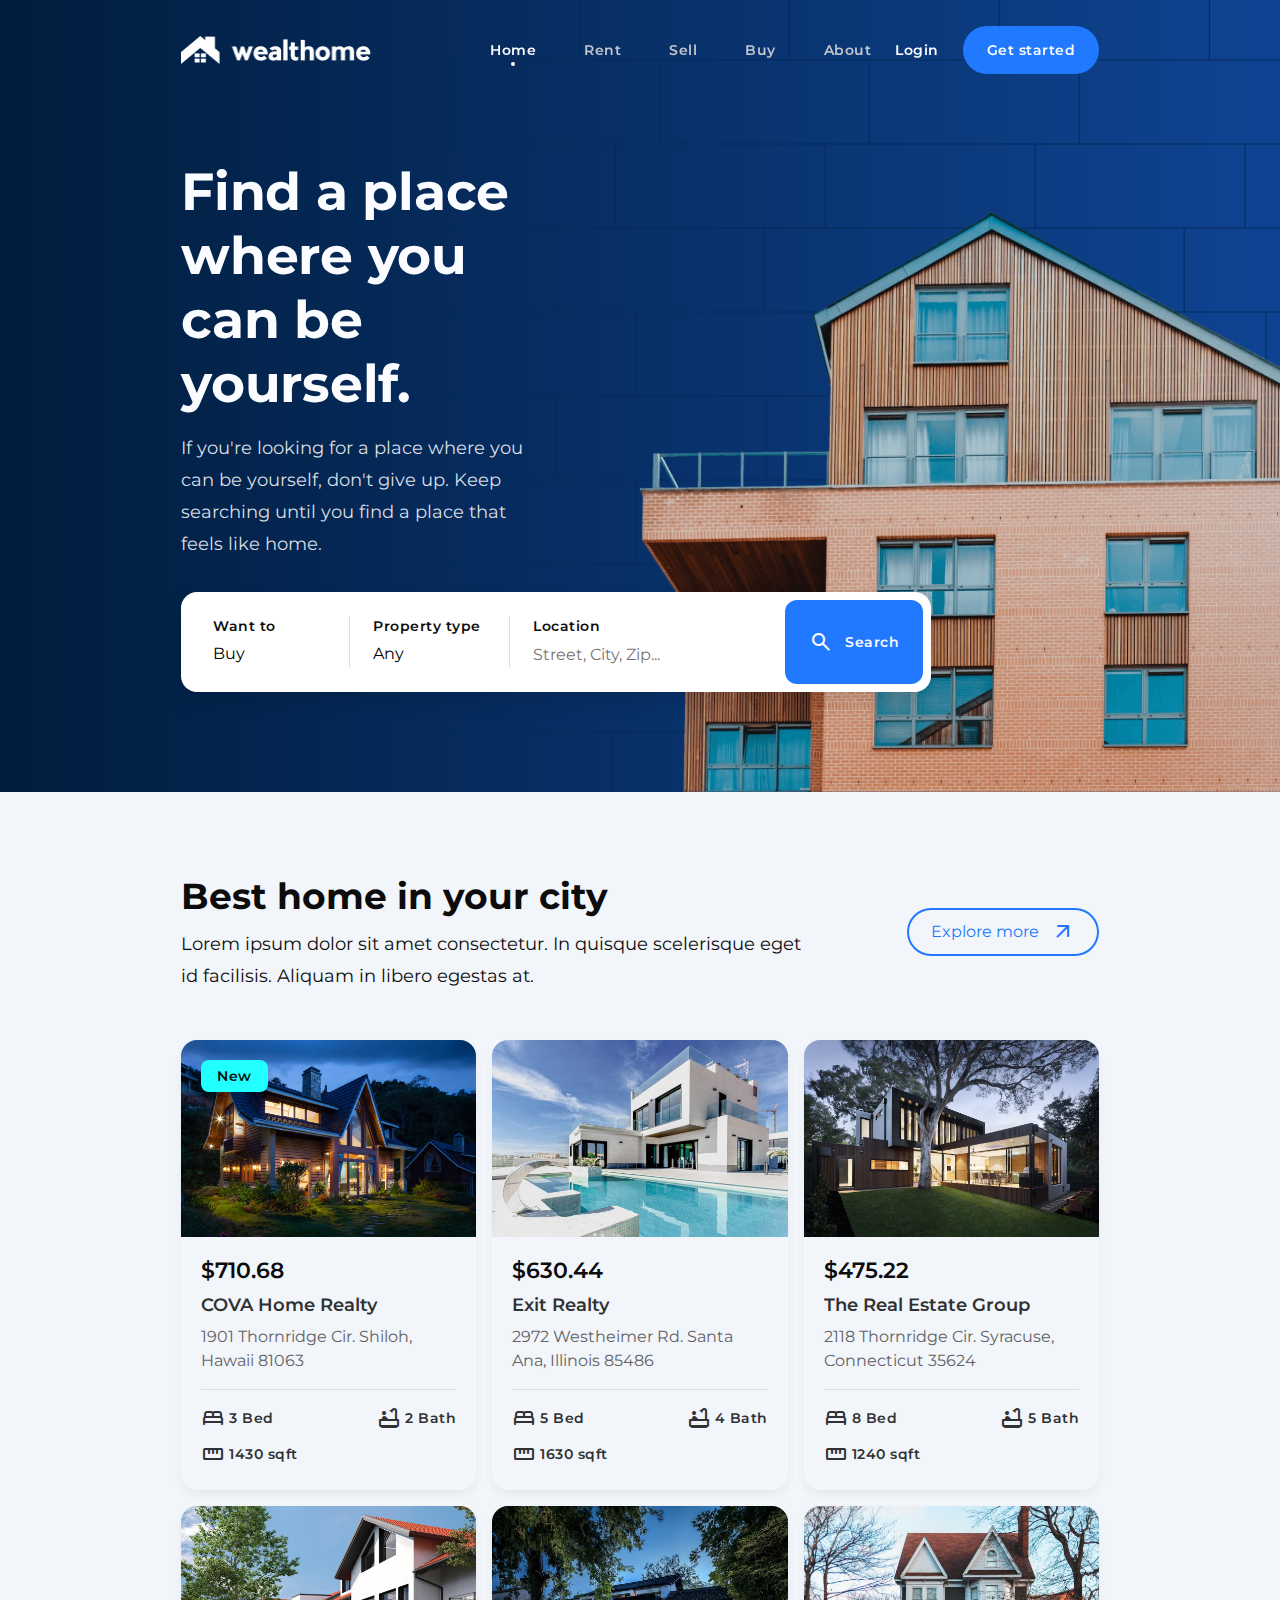
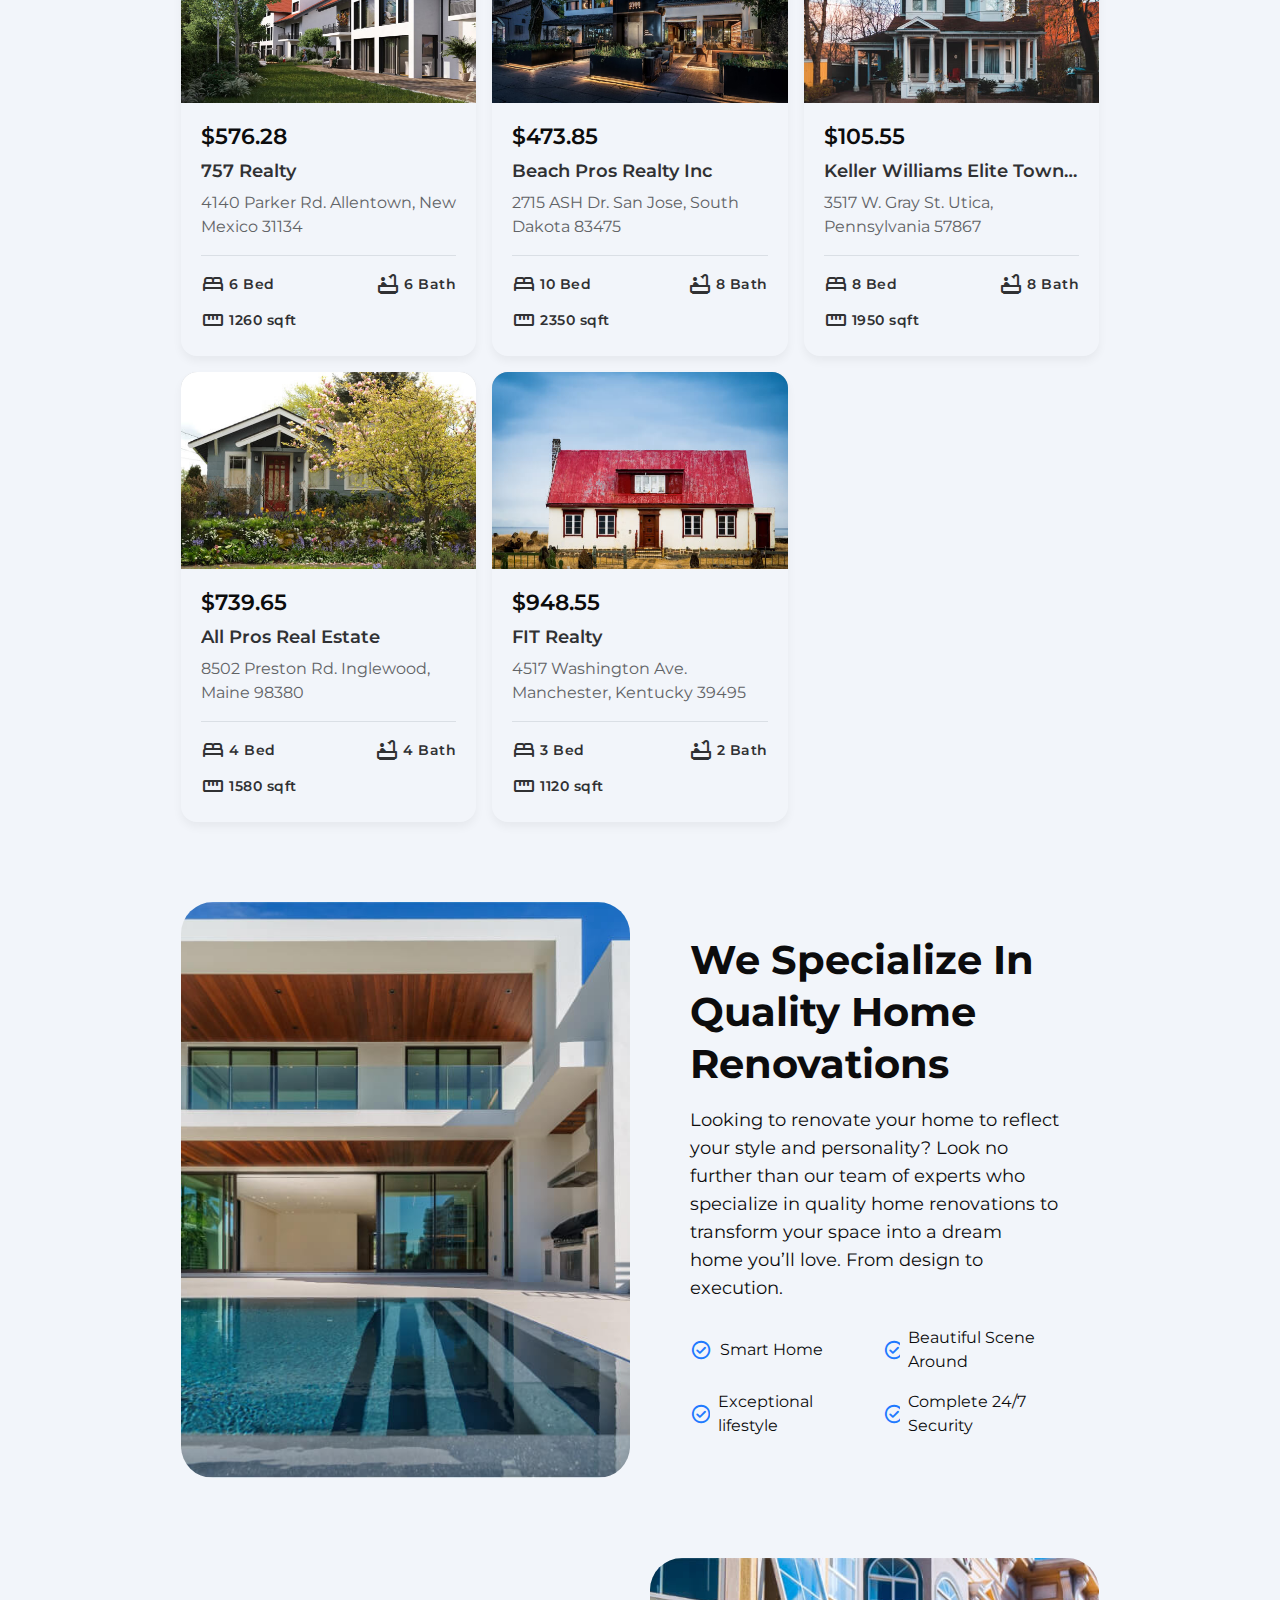
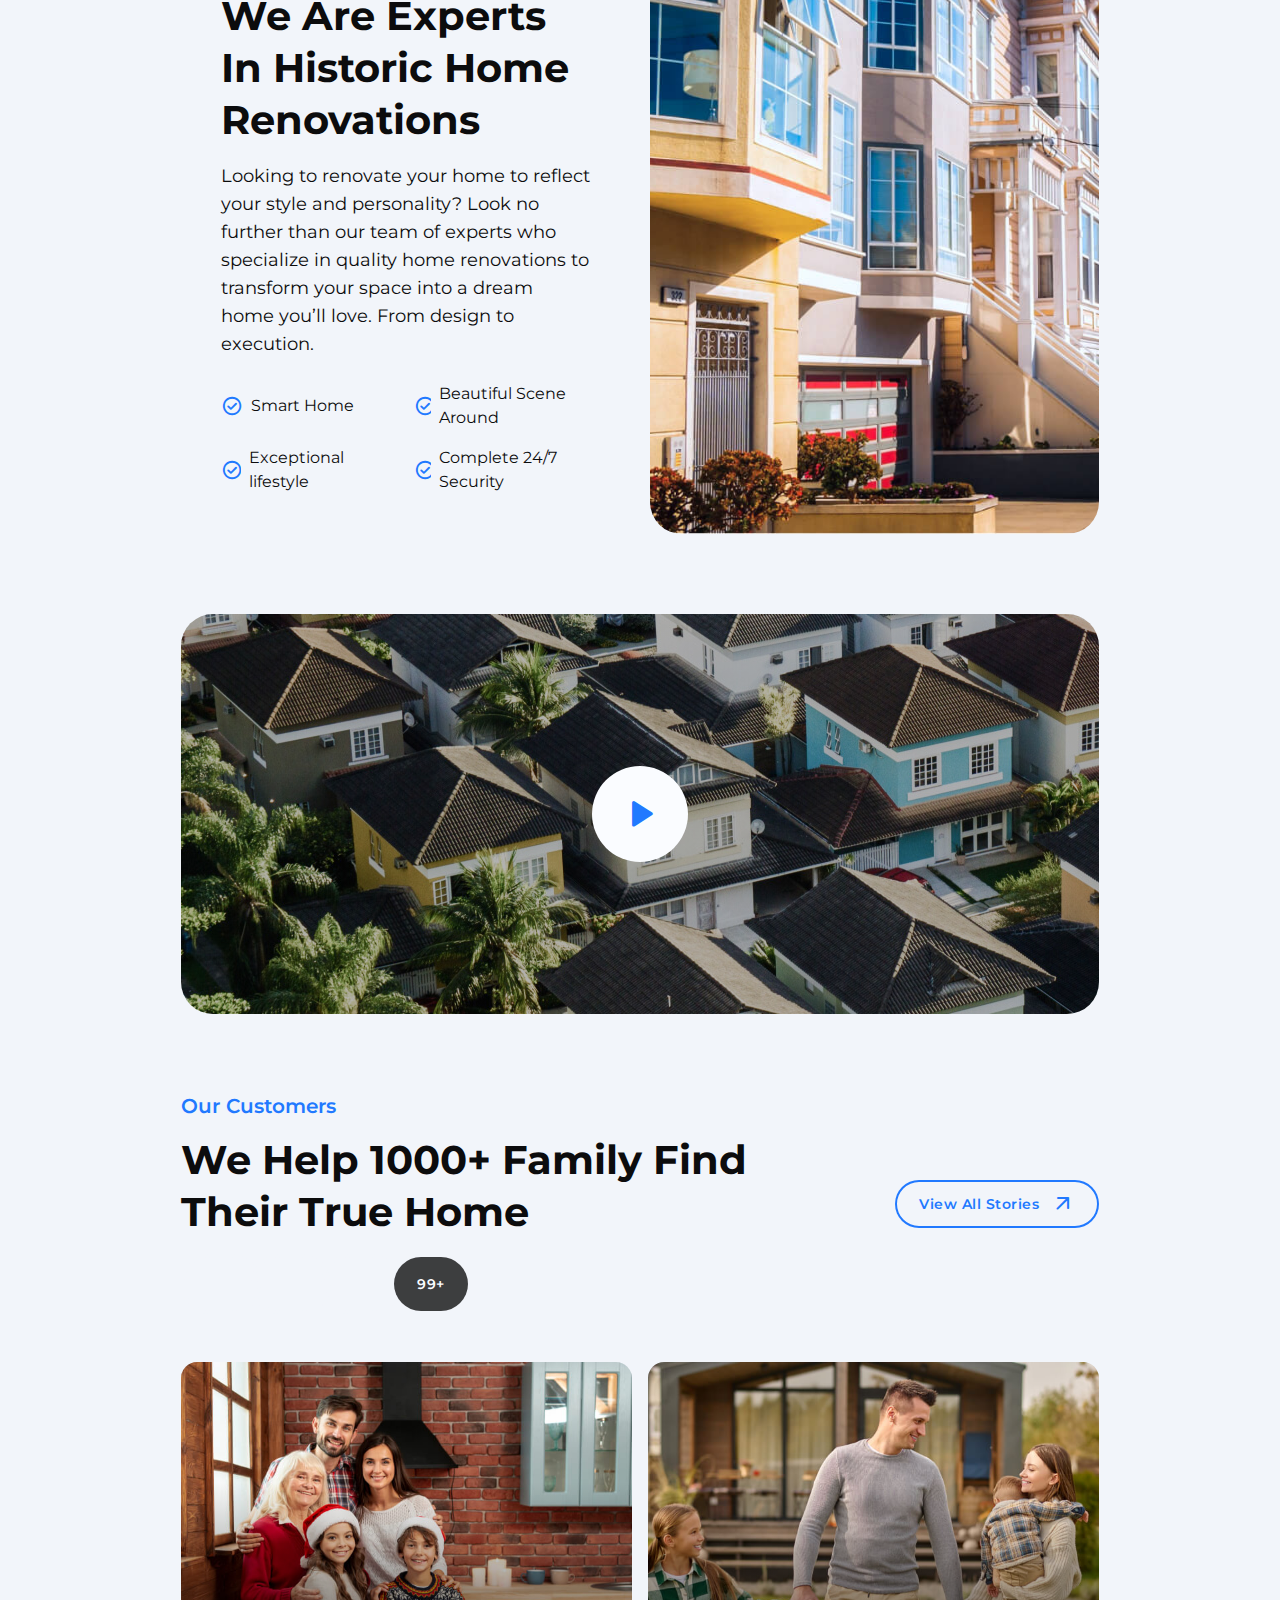
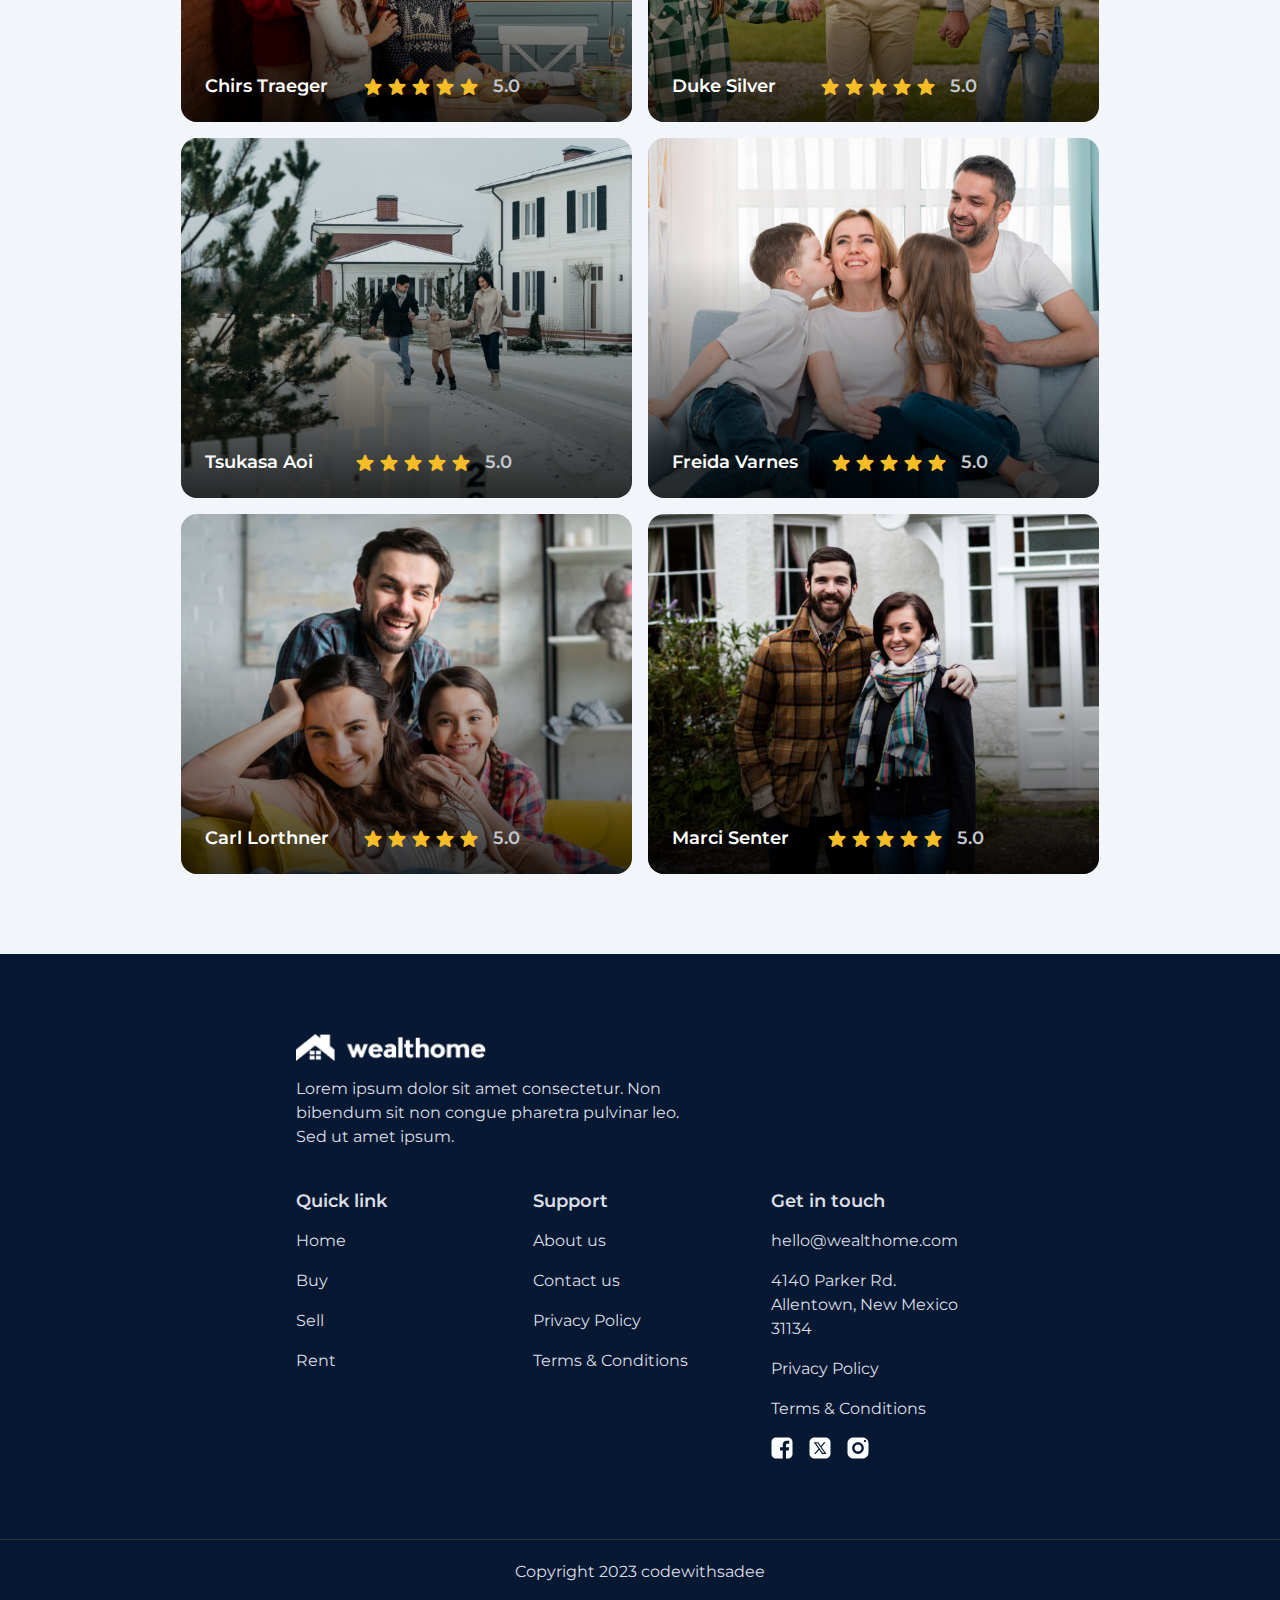
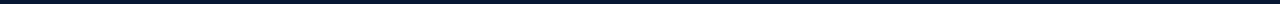
<file: second-project/Starter file - walthome/index.html>
<!DOCTYPE html>
<html lang="en">
  <head>
    <meta charset="UTF-8" />
    <meta name="viewport" content="width=device-width, initial-scale=1.0" />
    <!--
    primary meta tags
    -->
    <title>Wealthome</title>
    <meta name="title" content="Wealthome" />
    <meta
      name="description"
      content="This is a realestate website devloped by codewithsadee"
    />

    <!--
    favicon
    -->
    <link rel="shortcut icon" href="favicon.svg" type="image/svg+xml" />

    <!--
    Google Font Link
    -->
    <link rel="preconnect" href="https://fonts.googleapis.com" />
    <link rel="preconnect" href="https://fonts.gstatic.com" crossorigin />
    <link
      href="https://fonts.googleapis.com/css2?family=Montserrat:wght@400;600;700&display=swap"
      rel="stylesheet"
    />

    <!--
    Google Icon Link
    -->
    <link
      rel="stylesheet"
      href="https://fonts.googleapis.com/css2?family=Material+Symbols+Rounded:opsz,wght,FILL,GRAD@24,400,0,0"
    />

    <!--
    Custom Css link
    -->
    <link rel="stylesheet" href="./assets/css/style.css" />
    <!--
    custom Javascript link
    -->
    <script src="./assets/js/script.js" defer></script>

    <!--
    preload images
    -->
  </head>
  <body>
    <!--Header Section Starts-->
    <header class="header" data-header>
      <div class="container">
        <a href="#" class="logo">
          <img
            src="assets/images/logo.png"
            alt="Wealthome"
            width="190"
            height="28"
          />
        </a>

        <nav class="navbar" data-navbar>
          <ul class="navbar-list">
            <li>
              <a href="#" class="navbar-link label-medium active">Home</a>
            </li>

            <li>
              <a href="#" class="navbar-link label-medium">Rent</a>
            </li>

            <li>
              <a href="#" class="navbar-link label-medium">Sell</a>
            </li>

            <li>
              <a href="#" class="navbar-link label-medium">Buy</a>
            </li>

            <li>
              <a href="#" class="navbar-link label-medium">About</a>
            </li>
          </ul>

          <div class="navbar-wrapper">
            <a href="#" class="label-medium btn-link">Login</a>
            <a href="#" class="btn btn-fill label-medium">Get started</a>
          </div>
        </nav>

        <button
          class="nav-toggle-btn icon-btn"
          aria-label="toggle navbar"
          data-nav-toggler
        >
          <span class="material-symbols-rounded open" aria-hidden="true"
            >menu</span
          >
          <span class="material-symbols-rounded close" aria-hidden="true"
            >close</span
          >
        </button>
      </div>
    </header>
    <!--Header Section Ends-->

    <!--Main section starts-->
    <main>
      <article>
        <!--Hero section starts here-->
        <section class="hero">
          <div class="container">
            <div class="hero-content">
              <h1 class="headline-large hero-title">
                Find a place where you can be yourself.
              </h1>
              <p class="body-large hero-text">
                If you're looking for a place where you can be yourself, don't
                give up. Keep searching until you find a place that feels like
                home.
              </p>
              <form action="./" class="search-bar" method="get">
                <label class="search-item">
                  <span class="label-medium label">Want to</span>
                  <select name="want-to" class="search-item-field body-medium">
                    <option value="buy" selected>Buy</option>
                    <option value="sell">Sell</option>
                    <option value="rent">Rent</option>
                  </select>
                  <span class="material-symbols-rounded" aria-hidden="true"
                    >real_estate_agent</span
                  >
                </label>

                <label class="search-item">
                  <span class="label-medium label">Property type</span>
                  <select
                    name="property-type"
                    class="search-item-field body-medium"
                  >
                    <option value="any" selected>Any</option>
                    <option value="houses">Houses</option>
                    <option value="apartments">Apartments</option>
                    <option value="villa">Villa</option>
                    <option value="townhome">Townhome</option>
                    <option value="bunglow">Bunglow</option>
                    <option value="loft">Loft</option>
                  </select>
                  <span class="material-symbols-rounded" aria-hidden="true"
                    >gite</span
                  >
                </label>

                <label class="search-item">
                  <span class="label-medium label">Location</span>
                  <input
                    type="text"
                    name="location"
                    placeholder="Street, City, Zip..."
                    class="search-item-field body-medium"
                  />
                  <span class="material-symbols-rounded" aria-hidden="true"
                    >location_on</span
                  >
                </label>

                <button type="submit" class="search-btn">
                  <span class="material-symbols-rounded" aria-hidden="true"
                    >search</span
                  >
                  <span class="label-medium">Search</span>
                </button>
              </form>
            </div>

            <img
              src="./assets/images/hero.png"
              role="presentation"
              width="816"
              height="659"
              class="hero-banner"
            />
            <img
              src="./assets/images/bg-pattern.png"
              height="840"
              width="1240"
              role="presentation"
              class="bg-pattern"
            />
          </div>
        </section>
        <!--Hero section ends here-->

        <!--Property Section starts here-->
        <section class="section property" aria-labelledby="property-label">
          <div class="container">
            <div class="title-wrapper">
              <div>
                <h2 class="section-title headline-small">
                  Best home in your city
                </h2>
                <p class="section-text body-large">
                  Lorem ipsum dolor sit amet consectetur. In quisque scelerisque
                  eget id facilisis. Aliquam in libero egestas at.
                </p>
              </div>
              <a href="#" class="btn btn-outline"
                >Explore more
                <span class="material-symbols-rounded" aria-hidden="true"
                  >arrow_outward</span
                >
              </a>
            </div>
            <div class="property-list">
              <div class="card">
                <div class="card-banner">
                  <figure
                    class="img-holder"
                    style="--width: 585; --height: 390"
                  >
                    <img
                      src="assets/images/property-1.jpg"
                      alt="COVA Home Realty"
                      class="img-cover"
                      width="585"
                      height="390"
                    />
                  </figure>
                  <span class="badge label-medium">New</span>
                  <button
                    class="icon-btn fav-btn"
                    aria-label="add to favorite"
                    data-toggle-btn
                  >
                    <span class="material-symbols-rounded" aria-hidden="true"
                      >favorite</span
                    >
                  </button>
                </div>

                <div class="card-content">
                  <span class="title-large">$710.68</span>
                  <h3>
                    <a href="#" class="title-small card-title"
                      >COVA Home Realty</a
                    >
                  </h3>
                  <address class="body-medium card-text">
                    1901 Thornridge Cir. Shiloh, Hawaii 81063
                  </address>

                  <div class="card-meta-list">
                    <div class="meta-item">
                      <span
                        class="material-symbols-rounded meta-icon"
                        aria-hidden="true"
                        >bed</span
                      >
                      <span class="meta-text label-medium">3 Bed </span>
                    </div>

                    <div class="meta-item">
                      <span
                        class="material-symbols-rounded meta-icon"
                        aria-hidden="true"
                        >bathtub</span
                      >

                      <span class="meta-text label-medium">2 Bath </span>
                    </div>

                    <div class="meta-item">
                      <span
                        class="material-symbols-rounded meta-icon"
                        aria-hidden="true"
                        >straighten</span
                      >

                      <span class="meta-text label-medium">1430 sqft </span>
                    </div>
                  </div>
                </div>
              </div>

              <div class="card">
                <div class="card-banner">
                  <figure
                    class="img-holder"
                    style="--width: 585; --height: 390"
                  >
                    <img
                      src="assets/images/property-2.jpg"
                      alt="Exit Realty"
                      class="img-cover"
                      width="585"
                      height="390"
                    />
                  </figure>

                  <button
                    class="icon-btn fav-btn"
                    aria-label="add to favorite"
                    data-toggle-btn
                  >
                    <span class="material-symbols-rounded" aria-hidden="true"
                      >favorite</span
                    >
                  </button>
                </div>

                <div class="card-content">
                  <span class="title-large">$630.44 </span>
                  <h3>
                    <a href="#" class="title-small card-title">Exit Realty</a>
                  </h3>
                  <address class="body-medium card-text">
                    2972 Westheimer Rd. Santa Ana, Illinois 85486
                  </address>

                  <div class="card-meta-list">
                    <div class="meta-item">
                      <span
                        class="material-symbols-rounded meta-icon"
                        aria-hidden="true"
                        >bed</span
                      >
                      <span class="meta-text label-medium">5 Bed </span>
                    </div>

                    <div class="meta-item">
                      <span
                        class="material-symbols-rounded meta-icon"
                        aria-hidden="true"
                        >bathtub</span
                      >

                      <span class="meta-text label-medium">4 Bath </span>
                    </div>

                    <div class="meta-item">
                      <span
                        class="material-symbols-rounded meta-icon"
                        aria-hidden="true"
                        >straighten</span
                      >

                      <span class="meta-text label-medium">1630 sqft </span>
                    </div>
                  </div>
                </div>
              </div>

              <div class="card">
                <div class="card-banner">
                  <figure
                    class="img-holder"
                    style="--width: 585; --height: 390"
                  >
                    <img
                      src="assets/images/property-3.jpg"
                      alt="The Real Estate Group"
                      class="img-cover"
                      width="585"
                      height="390"
                    />
                  </figure>

                  <button
                    class="icon-btn fav-btn"
                    aria-label="add to favorite"
                    data-toggle-btn
                  >
                    <span class="material-symbols-rounded" aria-hidden="true"
                      >favorite</span
                    >
                  </button>
                </div>

                <div class="card-content">
                  <span class="title-large">$475.22 </span>
                  <h3>
                    <a href="#" class="title-small card-title"
                      >The Real Estate Group</a
                    >
                  </h3>
                  <address class="body-medium card-text">
                    2118 Thornridge Cir. Syracuse, Connecticut 35624
                  </address>

                  <div class="card-meta-list">
                    <div class="meta-item">
                      <span
                        class="material-symbols-rounded meta-icon"
                        aria-hidden="true"
                        >bed</span
                      >
                      <span class="meta-text label-medium">8 Bed </span>
                    </div>

                    <div class="meta-item">
                      <span
                        class="material-symbols-rounded meta-icon"
                        aria-hidden="true"
                        >bathtub</span
                      >

                      <span class="meta-text label-medium">5 Bath </span>
                    </div>

                    <div class="meta-item">
                      <span
                        class="material-symbols-rounded meta-icon"
                        aria-hidden="true"
                        >straighten</span
                      >

                      <span class="meta-text label-medium">1240 sqft </span>
                    </div>
                  </div>
                </div>
              </div>

              <div class="card">
                <div class="card-banner">
                  <figure
                    class="img-holder"
                    style="--width: 585; --height: 390"
                  >
                    <img
                      src="assets/images/property-4.jpg"
                      alt="757 Realty"
                      class="img-cover"
                      width="585"
                      height="390"
                    />
                  </figure>

                  <button
                    class="icon-btn fav-btn"
                    aria-label="add to favorite"
                    data-toggle-btn
                  >
                    <span class="material-symbols-rounded" aria-hidden="true"
                      >favorite</span
                    >
                  </button>
                </div>

                <div class="card-content">
                  <span class="title-large">$576.28 </span>
                  <h3>
                    <a href="#" class="title-small card-title">757 Realty</a>
                  </h3>
                  <address class="body-medium card-text">
                    4140 Parker Rd. Allentown, New Mexico 31134
                  </address>

                  <div class="card-meta-list">
                    <div class="meta-item">
                      <span
                        class="material-symbols-rounded meta-icon"
                        aria-hidden="true"
                        >bed</span
                      >
                      <span class="meta-text label-medium">6 Bed </span>
                    </div>

                    <div class="meta-item">
                      <span
                        class="material-symbols-rounded meta-icon"
                        aria-hidden="true"
                        >bathtub</span
                      >

                      <span class="meta-text label-medium">6 Bath </span>
                    </div>

                    <div class="meta-item">
                      <span
                        class="material-symbols-rounded meta-icon"
                        aria-hidden="true"
                        >straighten</span
                      >

                      <span class="meta-text label-medium">1260 sqft </span>
                    </div>
                  </div>
                </div>
              </div>

              <div class="card">
                <div class="card-banner">
                  <figure
                    class="img-holder"
                    style="--width: 585; --height: 390"
                  >
                    <img
                      src="assets/images/property-5.jpg"
                      alt="Beach Pros Realty Inc"
                      class="img-cover"
                      width="585"
                      height="390"
                    />
                  </figure>

                  <button
                    class="icon-btn fav-btn"
                    aria-label="add to favorite"
                    data-toggle-btn
                  >
                    <span class="material-symbols-rounded" aria-hidden="true"
                      >favorite</span
                    >
                  </button>
                </div>

                <div class="card-content">
                  <span class="title-large">$473.85</span>
                  <h3>
                    <a href="#" class="title-small card-title"
                      >Beach Pros Realty Inc</a
                    >
                  </h3>
                  <address class="body-medium card-text">
                    2715 ASH Dr. San Jose, South Dakota 83475
                  </address>

                  <div class="card-meta-list">
                    <div class="meta-item">
                      <span
                        class="material-symbols-rounded meta-icon"
                        aria-hidden="true"
                        >bed</span
                      >
                      <span class="meta-text label-medium">10 Bed</span>
                    </div>

                    <div class="meta-item">
                      <span
                        class="material-symbols-rounded meta-icon"
                        aria-hidden="true"
                        >bathtub</span
                      >

                      <span class="meta-text label-medium">8 Bath </span>
                    </div>

                    <div class="meta-item">
                      <span
                        class="material-symbols-rounded meta-icon"
                        aria-hidden="true"
                        >straighten</span
                      >

                      <span class="meta-text label-medium">2350 sqft</span>
                    </div>
                  </div>
                </div>
              </div>

              <div class="card">
                <div class="card-banner">
                  <figure
                    class="img-holder"
                    style="--width: 585; --height: 390"
                  >
                    <img
                      src="assets/images/property-6.jpg"
                      alt="Keller Williams Elite Town Center"
                      class="img-cover"
                      width="585"
                      height="390"
                    />
                  </figure>

                  <button
                    class="icon-btn fav-btn"
                    aria-label="add to favorite"
                    data-toggle-btn
                  >
                    <span class="material-symbols-rounded" aria-hidden="true"
                      >favorite</span
                    >
                  </button>
                </div>

                <div class="card-content">
                  <span class="title-large">$105.55</span>
                  <h3>
                    <a href="#" class="title-small card-title"
                      >Keller Williams Elite Town Center
                    </a>
                  </h3>
                  <address class="body-medium card-text">
                    3517 W. Gray St. Utica, Pennsylvania 57867
                  </address>

                  <div class="card-meta-list">
                    <div class="meta-item">
                      <span
                        class="material-symbols-rounded meta-icon"
                        aria-hidden="true"
                        >bed</span
                      >
                      <span class="meta-text label-medium">8 Bed </span>
                    </div>

                    <div class="meta-item">
                      <span
                        class="material-symbols-rounded meta-icon"
                        aria-hidden="true"
                        >bathtub</span
                      >

                      <span class="meta-text label-medium">8 Bath </span>
                    </div>

                    <div class="meta-item">
                      <span
                        class="material-symbols-rounded meta-icon"
                        aria-hidden="true"
                        >straighten</span
                      >

                      <span class="meta-text label-medium">1950 sqft </span>
                    </div>
                  </div>
                </div>
              </div>

              <div class="card">
                <div class="card-banner">
                  <figure
                    class="img-holder"
                    style="--width: 585; --height: 390"
                  >
                    <img
                      src="assets/images/property-7.jpg"
                      alt="All Pros Real Estate"
                      class="img-cover"
                      width="585"
                      height="390"
                    />
                  </figure>

                  <button
                    class="icon-btn fav-btn"
                    data-toggle-btn
                    aria-label="add to favorite"
                  >
                    <span class="material-symbols-rounded" aria-hidden="true"
                      >favorite</span
                    >
                  </button>
                </div>

                <div class="card-content">
                  <span class="title-large">$739.65 </span>
                  <h3>
                    <a href="#" class="title-small card-title"
                      >All Pros Real Estate
                    </a>
                  </h3>
                  <address class="body-medium card-text">
                    8502 Preston Rd. Inglewood, Maine 98380
                  </address>

                  <div class="card-meta-list">
                    <div class="meta-item">
                      <span
                        class="material-symbols-rounded meta-icon"
                        aria-hidden="true"
                        >bed</span
                      >
                      <span class="meta-text label-medium">4 Bed </span>
                    </div>

                    <div class="meta-item">
                      <span
                        class="material-symbols-rounded meta-icon"
                        aria-hidden="true"
                        >bathtub</span
                      >

                      <span class="meta-text label-medium">4 Bath</span>
                    </div>

                    <div class="meta-item">
                      <span
                        class="material-symbols-rounded meta-icon"
                        aria-hidden="true"
                        >straighten</span
                      >

                      <span class="meta-text label-medium">1580 sqft </span>
                    </div>
                  </div>
                </div>
              </div>

              <div class="card">
                <div class="card-banner">
                  <figure
                    class="img-holder"
                    style="--width: 585; --height: 390"
                  >
                    <img
                      src="assets/images/property-8.jpg"
                      alt="FIT Realty"
                      class="img-cover"
                      width="585"
                      height="390"
                    />
                  </figure>

                  <button
                    class="icon-btn fav-btn active"
                    data-toggle-btn
                    aria-label="add to favorite"
                  >
                    <span class="material-symbols-rounded" aria-hidden="true"
                      >favorite</span
                    >
                  </button>
                </div>

                <div class="card-content">
                  <span class="title-large">$948.55 </span>
                  <h3>
                    <a href="#" class="title-small card-title">FIT Realty </a>
                  </h3>
                  <address class="body-medium card-text">
                    4517 Washington Ave. Manchester, Kentucky 39495
                  </address>

                  <div class="card-meta-list">
                    <div class="meta-item">
                      <span
                        class="material-symbols-rounded meta-icon"
                        aria-hidden="true"
                        >bed</span
                      >
                      <span class="meta-text label-medium">3 Bed </span>
                    </div>

                    <div class="meta-item">
                      <span
                        class="material-symbols-rounded meta-icon"
                        aria-hidden="true"
                        >bathtub</span
                      >

                      <span class="meta-text label-medium">2 Bath </span>
                    </div>

                    <div class="meta-item">
                      <span
                        class="material-symbols-rounded meta-icon"
                        aria-hidden="true"
                        >straighten</span
                      >

                      <span class="meta-text label-medium">1120 sqft </span>
                    </div>
                  </div>
                </div>
              </div>
            </div>
          </div>
        </section>
        <!--Property section ends here-->

        <!--Feature section starts here-->
        <section class="section feature" aria-labelledby="feature-label">
          <div class="container">
            <figure class="feature-banner">
              <img
                src="assets/images/feature-banner-1.jpg"
                width="1020"
                height="690"
                loading="lazy"
                class="img-cover"
                alt="feature banner"
              />
            </figure>
            <div class="feature-content">
              <h2 class="headline-medium" id="feature-label">
                We Specialize In Quality Home Renovations
              </h2>
              <p class="body-large feature-text">
                Looking to renovate your home to reflect your style and
                personality? Look no further than our team of experts who
                specialize in quality home renovations to transform your space
                into a dream home you’ll love. From design to execution.
              </p>
              <ul class="feature-list">
                <li class="feature-item">
                  <span
                    class="material-symbols-rounded feature-icon"
                    aria-hidden="true"
                    >check_circle</span
                  >
                  <span class="body-medium">Smart Home </span>
                </li>

                <li class="feature-item">
                  <span
                    class="material-symbols-rounded feature-icon"
                    aria-hidden="true"
                    >check_circle</span
                  >
                  <span class="body-medium">Beautiful Scene Around</span>
                </li>

                <li class="feature-item">
                  <span
                    class="material-symbols-rounded feature-icon"
                    aria-hidden="true"
                    >check_circle</span
                  >
                  <span class="body-medium">Exceptional lifestyle</span>
                </li>

                <li class="feature-item">
                  <span
                    class="material-symbols-rounded feature-icon"
                    aria-hidden="true"
                    >check_circle</span
                  >
                  <span class="body-medium">Complete 24/7 Security</span>
                </li>
              </ul>
            </div>
          </div>
        </section>

        <section
          class="section feature feature-2"
          aria-labelledby="feature-label-2"
        >
          <div class="container">
            <figure class="feature-banner">
              <img
                src="assets/images/feature-banner-2.jpg"
                width="1020"
                height="690"
                loading="lazy"
                class="img-cover"
                alt="feature banner"
              />
            </figure>
            <div class="feature-content">
              <h2 class="headline-medium" id="feature-label-2">
                We Are Experts In Historic Home Renovations
              </h2>
              <p class="body-large feature-text">
                Looking to renovate your home to reflect your style and
                personality? Look no further than our team of experts who
                specialize in quality home renovations to transform your space
                into a dream home you’ll love. From design to execution.
              </p>
              <ul class="feature-list">
                <li class="feature-item">
                  <span
                    class="material-symbols-rounded feature-icon"
                    aria-hidden="true"
                    >check_circle</span
                  >
                  <span class="body-medium">Smart Home </span>
                </li>

                <li class="feature-item">
                  <span
                    class="material-symbols-rounded feature-icon"
                    aria-hidden="true"
                    >check_circle</span
                  >
                  <span class="body-medium">Beautiful Scene Around</span>
                </li>

                <li class="feature-item">
                  <span
                    class="material-symbols-rounded feature-icon"
                    aria-hidden="true"
                    >check_circle</span
                  >
                  <span class="body-medium">Exceptional lifestyle</span>
                </li>

                <li class="feature-item">
                  <span
                    class="material-symbols-rounded feature-icon"
                    aria-hidden="true"
                    >check_circle</span
                  >
                  <span class="body-medium">Complete 24/7 Security</span>
                </li>
              </ul>
            </div>
          </div>
        </section>
        <!--Feature section ends here-->

        <!--Video section starts here-->
        <section class="section video">
          <div class="container">
            <div class="video-card">
              <button class="play-btn" aria-label="play video">
                <span class="material-symbols-rounded" aria-hidden="true"
                  >play_arrow</span
                >
              </button>
            </div>
          </div>
        </section>
        <!--Video section ends here-->

        <!--Story section starts here-->
        <section class="section story">
          <div class="container">
            <div class="title-wrapper">
              <div>
                <p class="section-subtitle title-medium">Our Customers</p>

                <h2 class="section-title headline-medium">
                  We Help 1000+ Family Find Their True Home
                </h2>

                <ul class="avatar-list">
                  <li class="avatar">
                    <img
                      src="assets/images/avatar-1.jpg"
                      width="120"
                      height="80"
                      loading="lazy"
                      alt="John Smith"
                      class="img-cover"
                    />
                  </li>

                  <li class="avatar">
                    <img
                      src="assets/images/avatar-2.jpg"
                      width="120"
                      height="80"
                      loading="lazy"
                      alt="Jane Smith"
                      class="img-cover"
                    />
                  </li>

                  <li class="avatar">
                    <img
                      src="assets/images/avatar-3.jpg"
                      width="120"
                      height="80"
                      loading="lazy"
                      alt="Jane Smith"
                      class="img-cover"
                    />
                  </li>

                  <li class="avatar">
                    <img
                      src="assets/images/avatar-4.jpg"
                      width="120"
                      height="80"
                      loading="lazy"
                      alt="Jane Smith"
                      class="img-cover"
                    />

                    <div class="overlay-content">
                      <span class="label-medium">99+</span>
                    </div>
                  </li>
                </ul>
              </div>

              <a href="#" class="btn btn-outline">
                <span class="label-medium">View All Stories </span>

                <span class="material-symbols-rounded" aria-hidden="true"
                  >arrow_outward</span
                >
              </a>
            </div>

            <ul class="story-list">
              <li
                class="story-card story-card-1"
                style="background-image: url(./assets/images/story-1.jpg)"
              >
                <a href="#" class="overlay-content">
                  <h3 class="title-small">Chirs Traeger</h3>

                  <div class="rating-wrapper">
                    <span class="material-symbols-rounded" aria-hidden="true"
                      >star</span
                    >
                    <span class="material-symbols-rounded" aria-hidden="true"
                      >star</span
                    >
                    <span class="material-symbols-rounded" aria-hidden="true"
                      >star</span
                    >
                    <span class="material-symbols-rounded" aria-hidden="true"
                      >star</span
                    >
                    <span class="material-symbols-rounded" aria-hidden="true"
                      >star</span
                    >

                    <data value="5" class="title-small rating-text">5.0</data>
                  </div>

                  <figure class="card-avatar">
                    <img
                      src="assets/images/story-avatar-1.jpg"
                      alt="Chris Traeger
                    "
                      class="img-cover"
                      loading="lazy"
                      width="56"
                      height="56"
                    />
                  </figure>
                </a>
              </li>

              <li
                class="story-card story-card-2"
                style="background-image: url(./assets/images/story-2.jpg)"
              >
                <a href="#" class="overlay-content">
                  <h3 class="title-small">Duke Silver</h3>

                  <div class="rating-wrapper">
                    <span class="material-symbols-rounded" aria-hidden="true"
                      >star</span
                    >
                    <span class="material-symbols-rounded" aria-hidden="true"
                      >star</span
                    >
                    <span class="material-symbols-rounded" aria-hidden="true"
                      >star</span
                    >
                    <span class="material-symbols-rounded" aria-hidden="true"
                      >star</span
                    >
                    <span class="material-symbols-rounded" aria-hidden="true"
                      >star</span
                    >

                    <data value="5" class="title-small rating-text">5.0</data>
                  </div>

                  <figure class="card-avatar">
                    <img
                      src="assets/images/story-avatar-2.jpg"
                      alt="Duke Silver
                    "
                      class="img-cover"
                      loading="lazy"
                      width="56"
                      height="56"
                    />
                  </figure>
                </a>
              </li>

              <li
                class="story-card story-card-3"
                style="background-image: url(./assets/images/story-3.jpg)"
              >
                <a href="#" class="overlay-content">
                  <h3 class="title-small">Tsukasa Aoi</h3>

                  <div class="rating-wrapper">
                    <span class="material-symbols-rounded" aria-hidden="true"
                      >star</span
                    >
                    <span class="material-symbols-rounded" aria-hidden="true"
                      >star</span
                    >
                    <span class="material-symbols-rounded" aria-hidden="true"
                      >star</span
                    >
                    <span class="material-symbols-rounded" aria-hidden="true"
                      >star</span
                    >
                    <span class="material-symbols-rounded" aria-hidden="true"
                      >star</span
                    >

                    <data value="5" class="title-small rating-text">5.0</data>
                  </div>

                  <figure class="card-avatar">
                    <img
                      src="assets/images/story-avatar-3.jpg"
                      alt="Tsukasa Aoi

                    "
                      class="img-cover"
                      loading="lazy"
                      width="56"
                      height="56"
                    />
                  </figure>
                </a>
              </li>

              <li
                class="story-card story-card-4"
                style="background-image: url(./assets/images/story-4.jpg)"
              >
                <a href="#" class="overlay-content">
                  <h3 class="title-small">Freida Varnes</h3>

                  <div class="rating-wrapper">
                    <span class="material-symbols-rounded" aria-hidden="true"
                      >star</span
                    >
                    <span class="material-symbols-rounded" aria-hidden="true"
                      >star</span
                    >
                    <span class="material-symbols-rounded" aria-hidden="true"
                      >star</span
                    >
                    <span class="material-symbols-rounded" aria-hidden="true"
                      >star</span
                    >
                    <span class="material-symbols-rounded" aria-hidden="true"
                      >star</span
                    >

                    <data value="5" class="title-small rating-text">5.0</data>
                  </div>

                  <figure class="card-avatar">
                    <img
                      src="assets/images/story-avatar-4.jpg"
                      alt="Freida Varnes"
                      class="img-cover"
                      loading="lazy"
                      width="56"
                      height="56"
                    />
                  </figure>
                </a>
              </li>

              <li
                class="story-card story-card-5"
                style="background-image: url(./assets/images/story-5.jpg)"
              >
                <a href="#" class="overlay-content">
                  <h3 class="title-small">Carl Lorthner</h3>

                  <div class="rating-wrapper">
                    <span class="material-symbols-rounded" aria-hidden="true"
                      >star</span
                    >
                    <span class="material-symbols-rounded" aria-hidden="true"
                      >star</span
                    >
                    <span class="material-symbols-rounded" aria-hidden="true"
                      >star</span
                    >
                    <span class="material-symbols-rounded" aria-hidden="true"
                      >star</span
                    >
                    <span class="material-symbols-rounded" aria-hidden="true"
                      >star</span
                    >

                    <data value="5" class="title-small rating-text">5.0</data>
                  </div>

                  <figure class="card-avatar">
                    <img
                      src="assets/images/story-avatar-5.jpg"
                      alt="Carl Lorthner"
                      class="img-cover"
                      loading="lazy"
                      width="56"
                      height="56"
                    />
                  </figure>
                </a>
              </li>

              <li
                class="story-card story-card-6"
                style="background-image: url(./assets/images/story-6.jpg)"
              >
                <a href="#" class="overlay-content">
                  <h3 class="title-small">Marci Senter</h3>

                  <div class="rating-wrapper">
                    <span class="material-symbols-rounded" aria-hidden="true"
                      >star</span
                    >
                    <span class="material-symbols-rounded" aria-hidden="true"
                      >star</span
                    >
                    <span class="material-symbols-rounded" aria-hidden="true"
                      >star</span
                    >
                    <span class="material-symbols-rounded" aria-hidden="true"
                      >star</span
                    >
                    <span class="material-symbols-rounded" aria-hidden="true"
                      >star</span
                    >

                    <data value="5" class="title-small rating-text">5.0</data>
                  </div>

                  <figure class="card-avatar">
                    <img
                      src="assets/images/story-avatar-6.jpg"
                      alt="Marci Senter
                    "
                      class="img-cover"
                      loading="lazy"
                      width="56"
                      height="56"
                    />
                  </figure>
                </a>
              </li>
            </ul>
          </div>
        </section>
        <!--Story section ends here-->
      </article>
    </main>
    <!--Main section ends-->

    <!--Footer section starts here-->
    <footer class="footer">
      <div class="footer-top">
        <div class="container">
          <div class="footer-brand">
            <a href="#" class="logo">
              <img
                src="./assets/images/logo.png"
                alt="wealthhome"
                width="190"
                height="28"
              />
            </a>
            <p class="body-medium footer-text">
              Lorem ipsum dolor sit amet consectetur. Non bibendum sit non
              congue pharetra pulvinar leo. Sed ut amet ipsum.
            </p>
          </div>

          <nav class="footer-nav" aria-labelledby="nav-label-1">
            <p class="title-small footer-list-title" id="nav-label-1">
              Quick link
            </p>
            <ul class="footer-list">
              <li>
                <a href="#" class="body-medium footer-link">Home</a>
              </li>

              <li>
                <a href="#" class="body-medium footer-link">Buy</a>
              </li>

              <li>
                <a href="#" class="body-medium footer-link">Sell</a>
              </li>

              <li>
                <a href="#" class="body-medium footer-link">Rent</a>
              </li>
            </ul>
          </nav>

          <nav class="footer-nav" aria-labelledby="nav-label-2">
            <p class="title-small footer-list-title" id="nav-label-2">
              Support
            </p>
            <ul class="footer-list">
              <li>
                <a href="#" class="body-medium footer-link">About us </a>
              </li>

              <li>
                <a href="#" class="body-medium footer-link">Contact us</a>
              </li>

              <li>
                <a href="#" class="body-medium footer-link">Privacy Policy </a>
              </li>

              <li>
                <a href="#" class="body-medium footer-link"
                  >Terms & Conditions</a
                >
              </li>
            </ul>
          </nav>

          <nav class="footer-nav" aria-labelledby="nav-label-3">
            <p class="title-small footer-list-title" id="nav-label-3">
              Get in touch
            </p>
            <ul class="footer-list">
              <li>
                <a href="#" class="body-medium footer-link"
                  >hello@wealthome.com</a
                >
              </li>

              <li>
                <address class="body-medium address">
                  4140 Parker Rd. Allentown, New Mexico 31134
                </address>
              </li>

              <li>
                <a href="#" class="body-medium footer-link">Privacy Policy </a>
              </li>

              <li>
                <a href="#" class="body-medium footer-link"
                  >Terms & Conditions</a
                >
              </li>

              <ul class="social-list">
                <li>
                  <a href="#" class="social-link">
                    <img src="assets/images/facebook.svg" alt="facebook" />
                  </a>
                </li>

                <li>
                  <a href="#" class="social-link">
                    <img src="assets/images/twitter.svg" alt="twitter" />
                  </a>
                </li>

                <li>
                  <a href="#" class="social-link">
                    <img src="assets/images/insta.svg" alt="instagram" />
                  </a>
                </li>
              </ul>
            </ul>
          </nav>
        </div>
      </div>

      <div class="footer-bottom">
        <div class="container">
          <p class="copyright body-medium">Copyright 2023 codewithsadee</p>
        </div>
      </div>
    </footer>
    <!--Footer section ends here-->
  </body>
</html>
</file>
<file: second-project/Starter file - walthome/assets/css/style.css>
/*-----------------------------------*\
  #style.css
\*-----------------------------------*/

/**
 * copyright 2023 codewithsadee
 */

/*-----------------------------------*\
  #CUSTOM PROPERTY
\*-----------------------------------*/

:root {
  /**
  *Colors
  */
  --white: #ffffff;
  --yellow: #f6bd26;
  --primary-100: #2179ff;
  --primary-90: #1e6de5;
  --primary-80: #1b61cc;
  --primary-70: #1755b2;
  --primary-40: #0d3166;
  --primary-20: #071833;
  --secondary-100: #21ffff;
  --secondary-20: #073333;
  --neutral-100: #fafcff;
  --neutral-98: #f2f5fa;
  --neutral-95: #e9ecf2;
  --neutral-90: #dadfe5;
  --neutral-80: #c2c6cc;
  --neutral-60: #919499;
  --neutral-50: #797c80;
  --neutral-40: #616366;
  --neutral-30: #494a4d;
  --neutral-20: #303133;
  --neutral-10: #18191a;
  --neutral-5: #0c0c0d;
  --error-100: #ff2134;

  /*Gradient*/
  --gradient: linear-gradient(270deg, #0f4392 0%, #001d3d 100%);

  /**
  *Typography
  */

  /*Font-Family*/
  --font-primary: "Montserrat", sans-serif;

  /*Font Size*/
  --fs-base: 62.5%;
  --fs-headline-large: 3.6rem;
  --fs-headline-medium: 2.8rem;
  --fs-headline-small: 2.8rem;
  --fs-title-large: 2.2rem;
  --fs-title-medium: 2rem;
  --fs-title-small: 1.8rem;
  --fs-body-large: 1.6rem;
  --fs-body-medium: 1.6rem;
  --fs-label-large: 1.6rem;
  --fs-label-medium: 1.4rem;

  /*Line Height*/
  --lh-headline-large: 44px;
  --lh-headline-medium: 36px;
  --lh-headline-small: 36px;
  --lh-title-large: 28px;
  --lh-title-medium: 24px;
  --lh-title-small: 24px;
  --lh-body-large: 24px;
  --lh-body-medium: 24px;
  --lh-label-large: 24px;
  --lh-label-medium: 20px;

  /*Font Weight*/
  --weight-bold: 700;
  --weight-semiBold: 600;
  --weight-regular: 400;

  /*Letter Spacing*/
  --traking-n-025: -0.25px;
  --traking-p-05: 0.5px;

  /*Radius*/
  --radius-small: 8px;
  --radius-medium: 12px;
  --radius-large: 16px;
  --radius-extra-large: 32px;
  --radius-full: 1000px;
  --radius-circle: 50%;

  /*Box Shadow*/
  --shadow-1: 0px 2px 4px 0px #00000033;
  --shadow-2: 0px 5px 10px 0px #0000000d;
  --shadow-3: 0px 5px 10px 0px #00000033;
  --shadow-4: 0px 10px 20px 0px #0000001a;

  /*Transition*/
  --transition-easing-quick: cubic-bezier(0, 0.7, 0.3, 1);
  --transition-duration-quick: 200ms;
  --transition-duration-smooth: 500ms;
}

/*-----------------------------------*\
  #RESET
\*-----------------------------------*/

*,
*::before,
*::after {
  margin: 0;
  padding: 0;
  box-sizing: border-box;
}
li {
  list-style: none;
}
a,
img,
span,
input,
select,
button {
  display: block;
}
a {
  color: inherit;
  text-decoration: none;
}
img {
  height: auto;
}
input,
button,
select {
  background: none;
  border: none;
  font: inherit;
}
button {
  cursor: pointer;
}
input,
select {
  width: 100%;
  outline: none;
}
address {
  font-style: normal;
}
select {
  appearance: none;
  -webkit-appearance: none;
  -moz-appearance: none;
}
html {
  font-family: var(--font-primary);
  font-size: var(--fs-base);
  scroll-behavior: smooth;
}
body {
  background: var(--neutral-98);
  color: var(--neutral-5);
  font-size: var(--fs-body-medium);
  line-height: var(--lh-body-medium);
}
html,
body {
  width: 100%;
  height: 100%;
}

::-webkit-scrollbar {
  width: 12px;
}
::-webkit-scrollbar-track {
  background-color: var(--neutral-90);
}
::-webkit-scrollbar-thumb {
  background-color: var(--neutral-60);
  border-radius: 4px;
}

/*-----------------------------------*\
  #TYPOGRAPHY
\*-----------------------------------*/
.headline-large {
  font-size: var(--fs-headline-large);
  font-weight: var(--weight-bold);
  line-height: var(--lh-headline-large);
  letter-spacing: var(--traking-n-025);
}
.headline-medium {
  font-size: var(--fs-headline-medium);
  font-weight: var(--weight-bold);
  line-height: var(--lh-headline-medium);
}
.headline-small {
  font-size: var(--fs-headline-small);
  font-weight: var(--weight-bold);
  line-height: var(--lh-headline-small);
}
.title-large {
  font-size: var(--fs-title-large);
  font-weight: var(--weight-semiBold);
  line-height: var(--lh-title-large);
}
.title-medium {
  font-size: var(--fs-title-medium);
  font-weight: var(--weight-semiBold);
  line-height: var(--lh-title-medium);
}
.title-small {
  font-size: var(--fs-title-small);
  font-weight: var(--weight-semiBold);
  line-height: var(--lh-title-small);
}
.body-large {
  font-size: var(--fs-body-large);
  font-weight: var(--weight-regular);
  line-height: var(--lh-body-large);
}
.body-medium {
  font-size: var(--fs-body-medium);
  font-weight: var(--weight-regular);
  line-height: var(--lh-body-medium);
}
.label-medium {
  font-size: var(--fs-label-medium);
  font-weight: var(--weight-semiBold);
  line-height: var(--lh-label-medium);
  letter-spacing: var(--traking-p-05);
}

/*-----------------------------------*\
  #REUSED STYLE
\*-----------------------------------*/
.material-symbols-rounded {
  display: block;
  overflow: hidden;
  width: 1em;
  height: 1em;
  font-variation-settings: "FILL" 0, "wght" 400, "GRAD" 0, "opsz" 24;
}
.container {
  padding-inline: 16px;
  max-width: 560px;
  width: 100%;
  margin-inline: auto;
}

.section {
  padding-block-end: 60px;
}
.title-wrapper {
  margin-block-end: 32px;
}
.img-holder {
  aspect-ratio: var(--width) / var(--height);
  background-color: var(--neutral-80);
  overflow: hidden;
}
.img-cover {
  width: 100%;
  height: 100%;
  object-fit: cover;
}

/*-----------------------------------*\
  #COMPONENT
\*-----------------------------------*/

/*Button*/
.btn {
  display: flex;
  justify-content: center;
  align-items: center;
  gap: 12px;
  height: 48px;
  padding-inline: 24px;
  border-radius: var(--radius-full);
  max-width: max-content;
  transition: var(--transition-duration-quick) var(--transition-easing-quick);
}
.btn-fill {
  background-color: var(--primary-100);
  color: var(--neutral-100);
}
.btn-fill:where(:hover, :focus) {
  background-color: var(--primary-90);
  box-shadow: var(--shadow-1);
}
.btn-fill:where(:active, :focus-visible) {
  background-color: var(--primary-80);
}
.btn-outline {
  color: var(--primary-100);
  box-shadow: inset 0 0 0 2px var(--primary-100);
}
.btn-outline:where(:hover, :focus, :focus-visible) {
  color: var(--neutral-100);
}
.btn-outline:hover {
  background-color: var(--primary-100);
}
.btn-outline:focus {
  background-color: var(--primary-90);
}
.btn-outline:where(:active, :focus-visible) {
  background-color: var(--primary-80);
}

/*Icon Button*/
.icon-btn {
  height: 40px;
  width: 40px;
  display: grid;
  place-items: center;
  background-color: var(--neutral-100);
  color: var(--neutral-10);
  border-radius: var(--radius-small);
  box-shadow: var(--shadow-3);
  transition: var(--transition-duration-quick) var(--transition-easing-quick);
}
.icon-btn:where(:hover, :focus-visible) {
  background-color: var(--neutral-90);
}

/*Badge*/
.badge {
  height: 32px;
  max-width: max-content;
  display: grid;
  place-items: center;
  padding-inline: 16px;
  background-color: var(--secondary-100);
  border-radius: var(--radius-small);
  box-shadow: var(--shadow-3);
}

/*Card*/
.card {
  border-radius: var(--radius-large);
  box-shadow: var(--shadow-2);
  overflow: hidden;
  transition: var(--transition-duration-quick) var(--transition-easing-quick);
}
.card:where(:hover, :focus-within) {
  box-shadow: var(--shadow-4);
}
.card-banner {
  position: relative;
}
.card-banner .img-cover {
  transition: var(--transition-duration-smooth) var(--transition-easing-quick);
}
.card:where(:hover, :focus-within) .img-cover {
  rotate: 2deg;
  scale: 1.05;
}
.card :where(.badge, .icon-btn) {
  position: absolute;
  top: 20px;
}
.card .badge {
  left: 20px;
}
.card .icon-btn {
  right: 20px;
  opacity: 0;
  visibility: hidden;
  scale: 0.8;
  transition: var(--transition-duration-quick) var(--transition-easing-quick);
}

.fav-btn {
  color: var(--error-100);
}

.fav-btn.active .material-symbols-rounded {
  font-variation-settings: "FILL" 1;
  color: #057c7c;
  font-weight: bolder;
}

.card:where(:hover, :focus-within) .icon-btn {
  opacity: 1;
  visibility: visible;
  scale: 1;
}
.card-content {
  padding: 20px 20px 24px;
}
.card-title {
  margin-block: 8px;
  color: var(--neutral-20);
  white-space: nowrap;
  overflow: hidden;
  text-overflow: ellipsis;
  transition: var(--transition-duration-quick) var(--transition-easing-quick);
}
.card-title:where(:hover, :focus-visible) {
  color: var(--primary-100);
}
.card-text {
  color: var(--neutral-40);
}
.card-meta-list {
  padding-block-start: 16px;
  margin-block-start: 16px;
  border-block-start: 1px solid var(--neutral-90);
  display: flex;
  align-items: center;
  justify-content: space-between;
  flex-wrap: wrap;
  gap: 12px;
}
.card .meta-item {
  display: flex;
  align-items: center;
  gap: 4px;
  color: var(--neutral-20);
}

/*-----------------------------------*\
  #HEADER
\*-----------------------------------*/

.header {
  position: fixed;
  top: 0;
  left: 0;
  width: 100%;
  height: 100px;
  z-index: 4;
}
.header.active {
  animation: slide_in 500ms ease forwards;
  background-color: var(--primary-40);
  height: 72px;
}
@keyframes slide_in {
  0% {
    transform: translateY(-100%);
  }
  100% {
    transform: translateY((0));
  }
}
.header .container {
  display: flex;
  align-items: center;
  justify-content: space-between;
  height: 100%;
  position: relative;
}
.nav-toggle-btn .close,
.nav-toggle-btn.active .open {
  display: none;
}
.nav-toggle-btn .open,
.nav-toggle-btn.active .close {
  display: block;
}
.navbar {
  position: absolute;
  top: 85%;
  right: 16px;
  background-color: var(--neutral-100);
  min-width: 260px;
  padding: 10px;
  border-radius: var(--radius-large);
  box-shadow: var(--shadow-1);
  visibility: hidden;
  opacity: 0;
  scale: 0.4;
  transition: var(--transition-duration-quick) var(--transition-easing-quick);
  transform-origin: top right;
  z-index: 4;
}
.navbar.active {
  visibility: visible;
  opacity: 1;
  scale: 1;
}
.navbar,
.navbar-list,
.navbar-wrapper {
  display: grid;
  gap: 8px;
}
.navbar-link,
.btn-link {
  color: var(--neutral-30);
  padding: 6px 12px;
  transition: var(--transition-duration-quick) var(--transition-easing-quick);
}
.btn-link {
  border-block-start: 1px solid var(--neutral-90);
  padding-block-start: 14px;
}
:is(.navbar-link, .btn-link):is(:hover, :focus-visible),
.navbar-link.active {
  color: var(--primary-100);
}
.navbar .btn {
  min-width: 100%;
}

/*-----------------------------------*\
  #HERO
\*-----------------------------------*/
.hero-banner {
  display: none;
}
.hero {
  position: relative;
  background-image: var(--gradient);
  color: var(--neutral-90);
  padding-block: 130px 60px;
  overflow: hidden;
  isolation: isolate;
}
.hero-title {
  color: var(--neutral-100);
}
.hero-text {
  margin-block: 16px 32px;
}
.search-bar {
  background: var(--white);
  padding: 8px;
  gap: 8px;
  display: grid;
  border-radius: 16px;
  box-shadow: var(--shadow-4);
}
.search-item {
  position: relative;
  color: var(--neutral-50);
}
.search-item .search-item-field {
  height: 76px;
  padding: 40px 16px 12px;
  border-radius: var(--radius-medium);
  transition: var(--transition-duration-quick) var(--transition-easing-quick);
  cursor: pointer;
}
.search-item .search-item-field:where(:hover, :focus) {
  background: var(--neutral-90);
}
.search-item :where(.label, .material-symbols-rounded) {
  position: absolute;
  pointer-events: none;
}
.search-item .label {
  top: 12px;
  left: 16px;
  color: var(--neutral-5);
}
.search-item .material-symbols-rounded {
  top: 50%;
  right: 16px;
  transform: translateY(-50%);
  color: var(--primary-100);
}
.search-btn {
  background: var(--primary-100);
  display: flex;
  align-items: center;
  justify-content: center;
  color: var(--neutral-100);
  height: 64px;
  padding-inline: 24px;
  gap: 12px;
  border-radius: 12px;
  transition: var(--transition-duration-quick) var(--transition-easing-quick);
}
.search-btn:where(:hover, :focus) {
  background-color: var(--primary-80);
}
.search-btn:where(:active, :focus-visible) {
  background-color: var(--primary-70);
}
.hero .bg-pattern {
  position: absolute;
  top: 50%;
  left: 25%;
  right: 0;
  transform: translateY(-50%);
  min-height: 100%;
  pointer-events: none;
  z-index: -2;
}

/*-----------------------------------*\
  #PROPERTY
\*-----------------------------------*/
.property {
  padding-block-start: 60px;
}
.property .section-text {
  margin-block: 8px 16px;
}
.property-list {
  display: grid;
  gap: 16px;
  grid-template-columns: repeat(auto-fit, minmax(280px, 1fr));
}

/*-----------------------------------*\
  #FEATURE
\*-----------------------------------*/
.feature-banner {
  aspect-ratio: 4/3;
  overflow: hidden;
  border-radius: var(--radius-extra-large);
}
.feature-content {
  padding: 24px 16px 0;
}
.feature-content .feature-text {
  margin-block: 16px;
}
.feature-text .feature-item {
  color: var(--neutral-30);
}
.feature-list {
  display: grid;
  gap: 12px;
}
.feature-item {
  display: flex;
  align-items: center;
  gap: 8px;
}
.feature-icon {
  color: var(--primary-100);
  font-size: 2.2rem;
}

/*-----------------------------------*\
  #VIDEO
\*-----------------------------------*/
.video-card {
  height: 260px;
  border-radius: 32px;
  background-repeat: no-repeat;
  background-size: cover;
  display: grid;
  place-items: center;
  background: linear-gradient(0deg, #0000004d, #0000004d),
    url("../images/video-card.jpg");
}
.play-btn {
  width: 72px;
  height: 72px;
  display: grid;
  place-items: center;
  background-color: var(--neutral-100);
  color: var(--primary-100);
  border-radius: var(--radius-circle);
  animation: pulse 1.5s var(--transition-easing-quick) forwards infinite;
}
@keyframes pulse {
  0% {
    box-shadow: 0 0 0 0 #ffffff80;
  }
  100% {
    box-shadow: 0 0 0 20px #ffffff00;
  }
}
.play-btn .material-symbols-rounded {
  font-size: 4rem;
  font-variation-settings: "FILL" 1;
}

/*-----------------------------------*\
  #STORY
\*-----------------------------------*/
.story .section-subtitle {
  color: var(--primary-100);
}
.story .section-title {
  margin-block: 12px;
}
.avatar-list {
  display: flex;
}
.avatar {
  position: relative;
  width: 60px;
  height: 46px;
  border-radius: var(--radius-full);
  border: 3px solid var(--neutral-98);
  overflow: hidden;
}
.avatar:not(:first-child) {
  margin-inline-start: -10px;
}
.avatar .overlay-content {
  position: absolute;
  inset: 0;
  display: grid;
  place-items: center;
  background-color: #000000bf;
  color: var(--neutral-100);
}
.story .title-wrapper {
  display: grid;
  gap: 16px;
}
.story-list {
  display: grid;
  gap: 16px;
}
.story-card {
  position: relative;
  height: 360px;
  background-repeat: no-repeat;
  background-size: cover;
  background-position: center;
  border-radius: var(--radius-large);
  overflow: hidden;
  transition: var(--transition-duration-quick) var(--transition-easing-quick);
}
.story-card:where(:hover, :focus-visible) {
  scale: 0.95;
}
.story-card .overlay-content {
  position: absolute;
  inset: 0;
  background: linear-gradient(180deg, #00000000 33.33%, #000000cc 100%);
  color: var(--white);
  display: flex;
  justify-content: space-between;
  align-items: flex-end;
  padding: 24px;
}
.story-card .rating-wrapper {
  display: flex;
  align-items: center;
  margin-block-start: 8px;
}
.story-card .rating-text {
  margin-inline-start: 12px;
  color: var(--neutral-80);
}
.story-card .material-symbols-rounded {
  font-variation-settings: "FILL" 1;
  color: var(--yellow);
}
.story-card .card-avatar {
  width: 56px;
  height: 56px;
  border-radius: var(--radius-circle);
  box-shadow: var(--shadow-3);
  overflow: hidden;
}

/*-----------------------------------*\
  #FOOTER
\*-----------------------------------*/
.footer {
  background-color: var(--primary-20);
  color: var(--neutral-90);
}
.footer-top .container {
  padding-block: 60px;
  display: grid;
  gap: 24px;
}
.footer-text {
  margin-block: 16px;
}
.footer-list-title {
  margin-block-end: 16px;
}
.footer-list {
  display: grid;
  gap: 16px;
}
.footer-link {
  transition: var(--transition-duration-quick) var(--transition-easing-quick);
}
.footer-link:where(:hover, :focus-visible) {
  color: var(--primary-100);
}
.social-list {
  display: flex;
  gap: 16px;
}
.footer-bottom {
  border-block-start: 1px solid var(--neutral-20);
}
.footer-bottom .container {
  padding-block: 20px;
  display: grid;
  justify-content: center;
}

/*-----------------------------------*\
  #MEDIA QUERIES
\*-----------------------------------*/

/*Responsive for large then 992px screen*/
@media (min-width: 1440px) {
  /* Custom Properties */
  :root {
    /* Typography */

    /* Font size */
    --fs-headline-large: 7.2rem;
    --fs-headline-medium: 5.4rem;

    /* Line height */
    --lh-headline-large: 92px;
    --lh-headline-medium: 72px;
  }

  /* Reused Style */

  body {
    padding: 0 0px;
  }
  .section {
    padding: 60px 20px;
  }

  /*Header*/
  .header .container {
    min-width: 1460px;
  }

  /* Hero */
  .hero .container {
    min-height: 580px;
    align-items: center;
    max-width: 1460px;
    min-width: 1460px;
  }
  .hero-content {
    grid-column: 1/6;
  }
  .hero-banner {
    max-width: 820px;
    width: 100%;
    left: calc(50% - 108px);
  }
  .hero .bg-pattern {
    left: 36%;
  }

  /*property*/
  .property .container {
    min-width: 1460px;
  }

  /* Feature */
  .feature .container {
    min-width: 1460px;
  }
  .feature-content {
    padding: 60px;
  }
  .feature-list {
    grid-template-columns: 1fr 1fr;
    gap: 20px;
  }

  /*Video*/
  .video .container {
    min-width: 1460px;
  }

  /* Story */
  .story .container {
    min-width: 1460px;
  }
  .story .section-title {
    max-width: 820px;
  }
  .story-list {
    display: grid;
    /* grid-template-columns: repeat(12, 1fr); */
    gap: 16px;
    grid-template-areas:
      "I1 I1 I2 I6"
      "I3 I4 I5 I6";
  }

  .story-card-1 {
    grid-area: I1;
    width: 700px;
    height: 350px;
  }
  .story-card-2 {
    grid-area: I2;
    width: 350px;
    height: 350px;
  }
  .story-card-3 {
    grid-area: I3;
    width: 350px;
    height: 350px;
  }
  .story-card-4 {
    grid-area: I4;
    width: 350px;
    height: 350px;
  }
  .story-card-5 {
    grid-area: I5;
    width: 350px;
    height: 350px;
  }
  .story-card-6 {
    grid-area: I6;
    width: 350px;
    height: 720px;
  }

  /* .story-card:nth-child(1),
  .story-card:nth-child(6) {
    grid-column: span 3;
  }
  .story-card:nth-child(3),
  .story-card:nth-child(5) {
    grid-column: span 4;
  }
  .story-card:nth-child(2),
  .story-card:nth-child(4) {
    grid-column: span 5;
  } */

  /* Footer */
  .footer-brand {
    grid-column: auto;
  }
  .footer-top .container {
    min-width: 1460px;
    grid-template-columns: 580px repeat(3, 1fr);
  }
  .footer-bottom .container {
    min-width: 1460px;
  }
}

/*Responsive for large then 992px screen*/
@media (min-width: 992px) {
  /*custom property*/
  :root {
    /*Typography*/

    /*Font size*/
    --fs-body-large: 1.8rem;

    /*Line height*/
    --lh-body-large: 32px;
  }

  /*Reused style*/
  .hero .container {
    max-width: 950px;
  }
  /*Header*/

  .header .container {
    max-width: 950px;
  }

  .nav-toggle-btn {
    display: none;
  }
  .header .navbar,
  .navbar-list,
  .navbar-wrapper {
    all: unset;
    display: flex;
    align-items: center;
  }
  .navbar,
  .navbar-list {
    flex-grow: 1;
  }
  .navbar-list {
    justify-content: center;
  }
  .navbar-link,
  .btn-link {
    color: var(--neutral-80);
    line-height: 48px;
  }
  .navbar-link {
    padding: 0 24px;
  }
  :is(.navbar-link, .btn-link):is(:hover, :focus-visible),
  .navbar-link.active {
    color: var(--neutral-100);
  }
  .navbar-link.active {
    position: relative;
  }
  .navbar-link.active::before {
    content: "";
    position: absolute;
    left: 50%;
    translate: -50% 0;
    bottom: 8px;
    width: 4px;
    height: 4px;
    border-radius: var(--radius-circle);
    background-color: var(--neutral-100);
  }
  .btn-link {
    color: var(--neutral-100);
    border: none;
    padding: 0;
  }
  .navbar .btn {
    min-width: max-content;
  }
  .navbar-wrapper {
    gap: 24px;
  }

  /*Hero*/
  .hero .container {
    display: grid;
    grid-template-columns: repeat(12, 1fr);
    gap: 20px;
  }

  .hero .hero-content {
    grid-column: 1/6;
  }
  .search-bar {
    min-width: max-content;
    grid-template-columns: 160px 220px 1fr max-content;
  }
  .search-item .search-item-field {
    height: 84px;
    padding-inline: 24px;
    padding-block-end: 16px;
  }
  .search-item .label {
    top: 16px;
    left: 24px;
  }
  .search-item .material-symbols-rounded {
    display: block;
    right: 24px;
  }
  .hero-banner {
    display: block;
    position: absolute;
    bottom: 0;
    left: 50%;
    max-width: 720px;
    z-index: -1;
  }

  /*Property*/
  .property .container {
    max-width: 950px;
  }
  .property .section-text {
    max-width: 640px;
  }

  /*Feature*/
  .feature .container {
    max-width: 950px;
    display: grid;
    grid-template-columns: 1fr 1fr;
    gap: 20px;
  }
  .feature-content {
    padding: 40px;
  }
  .feature-list {
    grid-template-columns: 1fr;
  }
  .feature-banner {
    aspect-ratio: auto;
  }
  .feature-2 .feature-banner {
    order: 1;
  }

  /*Video*/
  .video .container {
    max-width: 950px;
  }

  /*Story*/
  .story .container {
    max-width: 950px;
  }
}

/*REsponsive for large then 768px screen*/
@media (min-width: 768px) {
  /*custom property*/
  :root {
    /*Typography*/

    /*Font size*/
    --fs-headline-large: 5.2rem;
    --fs-headline-medium: 4rem;
    --fs-headline-small: 3.6rem;

    /*Line height*/
    --lh-headline-large: 64px;
    --lh-headline-medium: 52px;
    --lh-headline-small: 48px;
  }

  /*Reused style*/
  .container {
    max-width: 720px;
  }
  .section {
    padding-block-end: 80px;
  }

  .title-wrapper,
  .story .title-wrapper {
    display: grid;
    grid-template-columns: 1fr max-content;
    align-items: center;
    gap: 40px;
    margin-block-end: 48px;
  }

  /*Hero*/
  .hero {
    padding-block: 160px 100px;
  }
  .search-bar {
    grid-template-columns: 160px 160px 1fr max-content;
    gap: 0;
  }
  .search-item .material-symbols-rounded {
    display: none;
  }
  .search-item:not(:last-of-type)::after {
    content: "";
    position: absolute;
    top: 16px;
    left: 100%;
    bottom: 16px;
    width: 1px;
    background-color: var(--neutral-90);
  }
  .search-btn {
    height: 100%;
    margin-inline-start: 8px;
  }

  /*Property*/
  .property {
    padding-block-start: 80px;
  }
  .property .section-text {
    margin-block-end: 0;
  }

  /*Feature*/
  .feature-content {
    padding-block-start: 32px;
  }
  .feature-content .feature-text {
    margin-block: 16px 24px;
    line-height: 28px;
  }
  .feature-list {
    grid-template-columns: 1fr 1fr;
    gap: 16px;
  }

  /*Video*/
  .video-card {
    height: 400px;
  }
  .play-btn {
    width: 96px;
    height: 96px;
  }
  .play-btn .material-symbols-rounded {
    font-size: 4.8rem;
  }

  /*Story*/
  .story .section-title {
    margin-block: 16px;
  }
  .avatar {
    width: 80px;
    height: 60px;
  }
  .story-list {
    grid-template-columns: 1fr 1fr;
  }

  /*Footer*/
  .footer-top .container {
    padding-block: 80px;
    grid-template-columns: repeat(3, 1fr);
  }
  .footer-brand {
    grid-column: 1/4;
  }
  .footer-text {
    max-width: 400px;
  }
}
</file>
